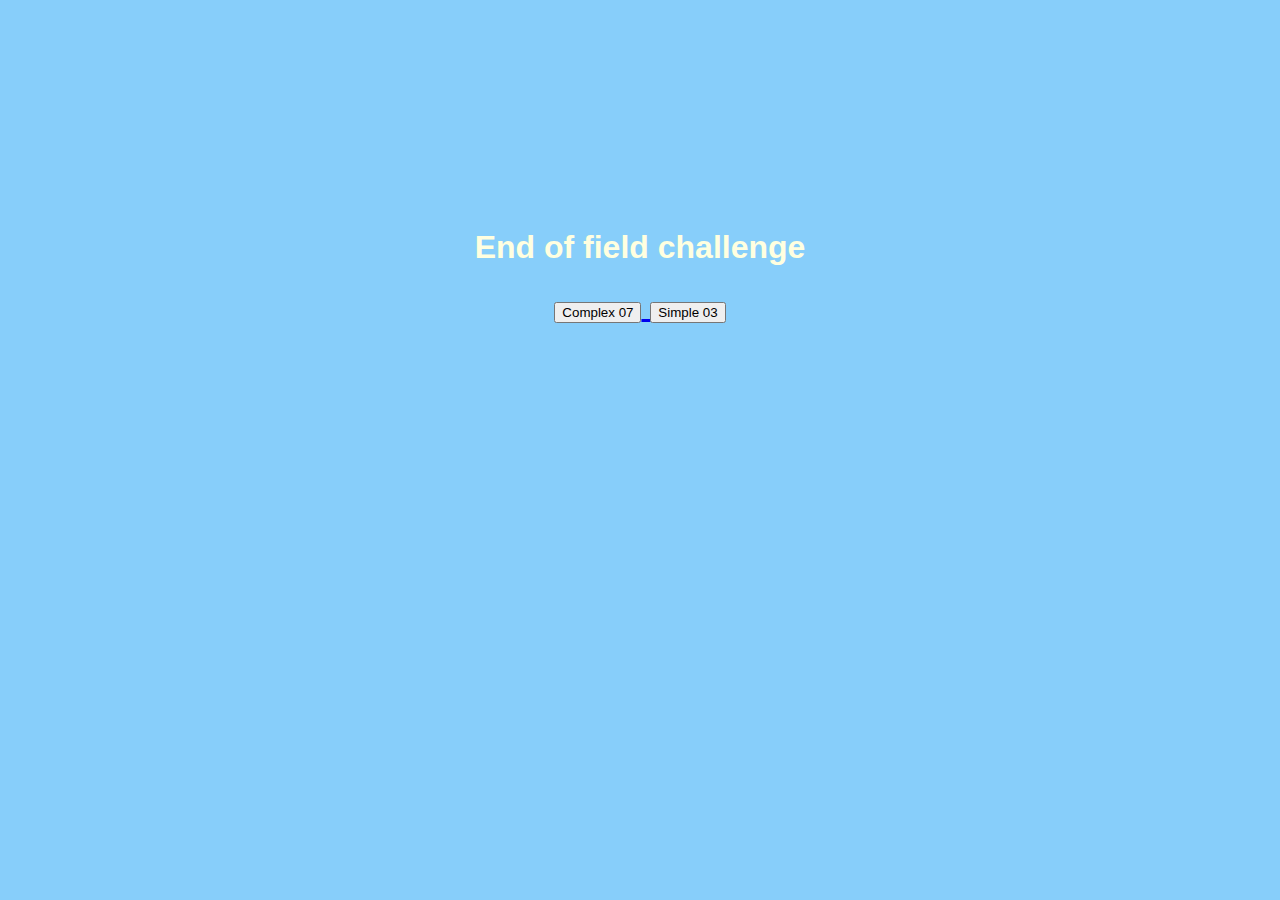
<file: index.html>
<!DOCTYPE html>
<html lang="en">
<head>
    <meta charset="UTF-8">
    <meta name="viewport" content="width=device-width, initial-scale=1.0" />
    <title>End of field challenge</title>
  <link rel="stylesheet" href="style.css">
</head>
<body>
    <body>
        <h1> End of field challenge <h1>
            <a href="complex07.html">
                <button>Complex 07</button>
            <a href="Simple03.html">
                <button>Simple 03</button> 
      </body>  
</body>
</file>
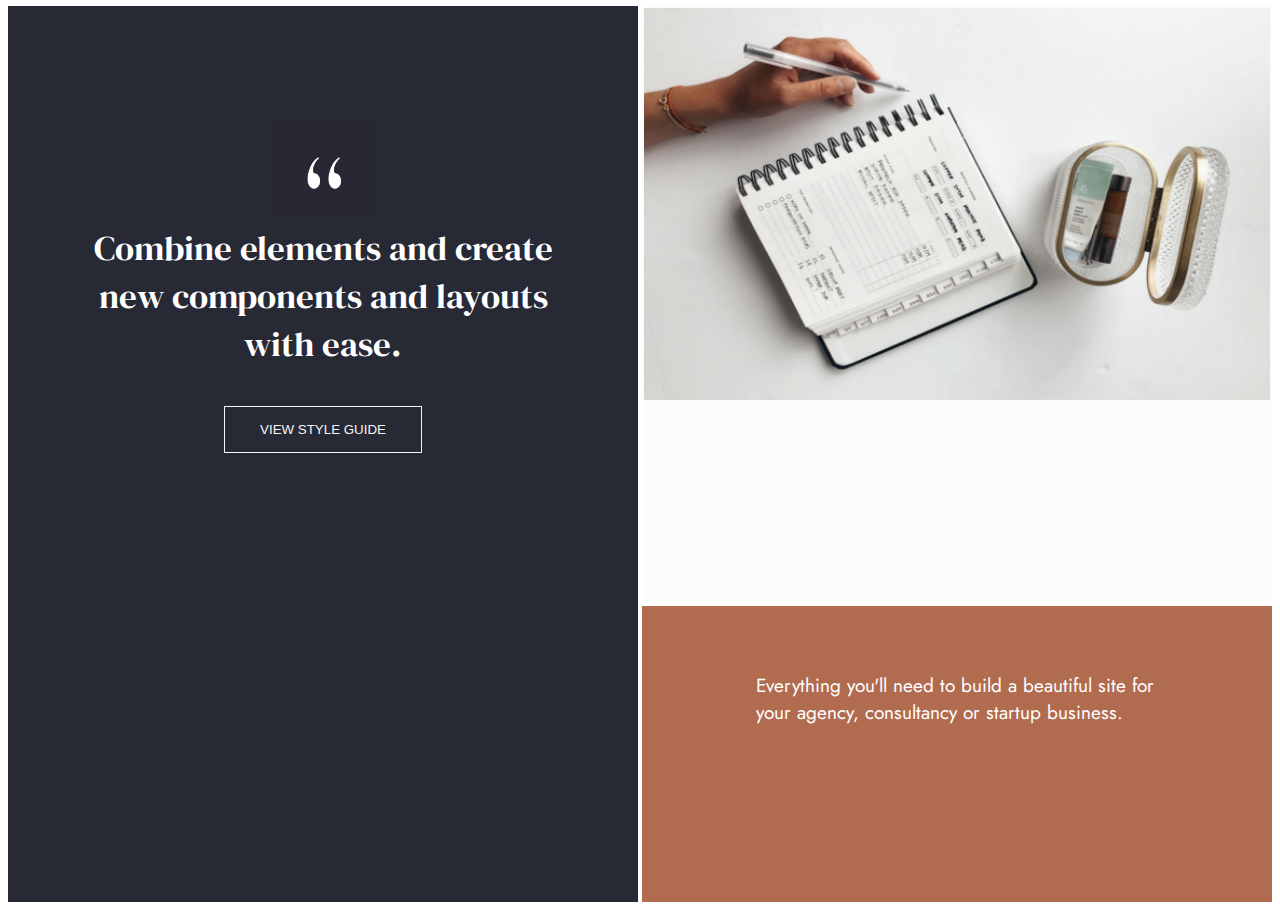
<file: complex07.html>
<!DOCTYPE html>
<html lang="en">
  <head>
    <meta charset="UTF-8" />
    <meta name="viewport" content="width=device-width, initial-scale=1.0" />
    <title>Interface Complex 07</title>
    <link rel="stylesheet" href="complex07.css">
    <link rel="preconnect" href="https://fonts.gstatic.com">
    <link href="https://fonts.googleapis.com/css2?family=DM+Serif+Display&display=swap" rel="stylesheet">
    <link rel="preconnect" href="https://fonts.gstatic.com">
    <link href="https://fonts.googleapis.com/css2?family=Jost&display=swap" rel="stylesheet">
  </head>
  <body>
      <main>
        <div class="box1">
            <img src="quotationmarks.png" alt="quotation-marks" width="100" height="100">
            <p>Combine elements and create new components and layouts with ease.</p>
            <button class="button button1">VIEW STYLE GUIDE</button>
        </div>

        <div class="box2"> 
            <img src="complex.07.png" alt="complex07" width="700" height="392""/>
        </div>

        <div class="box3"> 
            <p class="text">Everything you'll need to build a beautiful site for your agency, consultancy or startup business.</p>
        </div>  
      </main>
  </body>
</html>
</file>
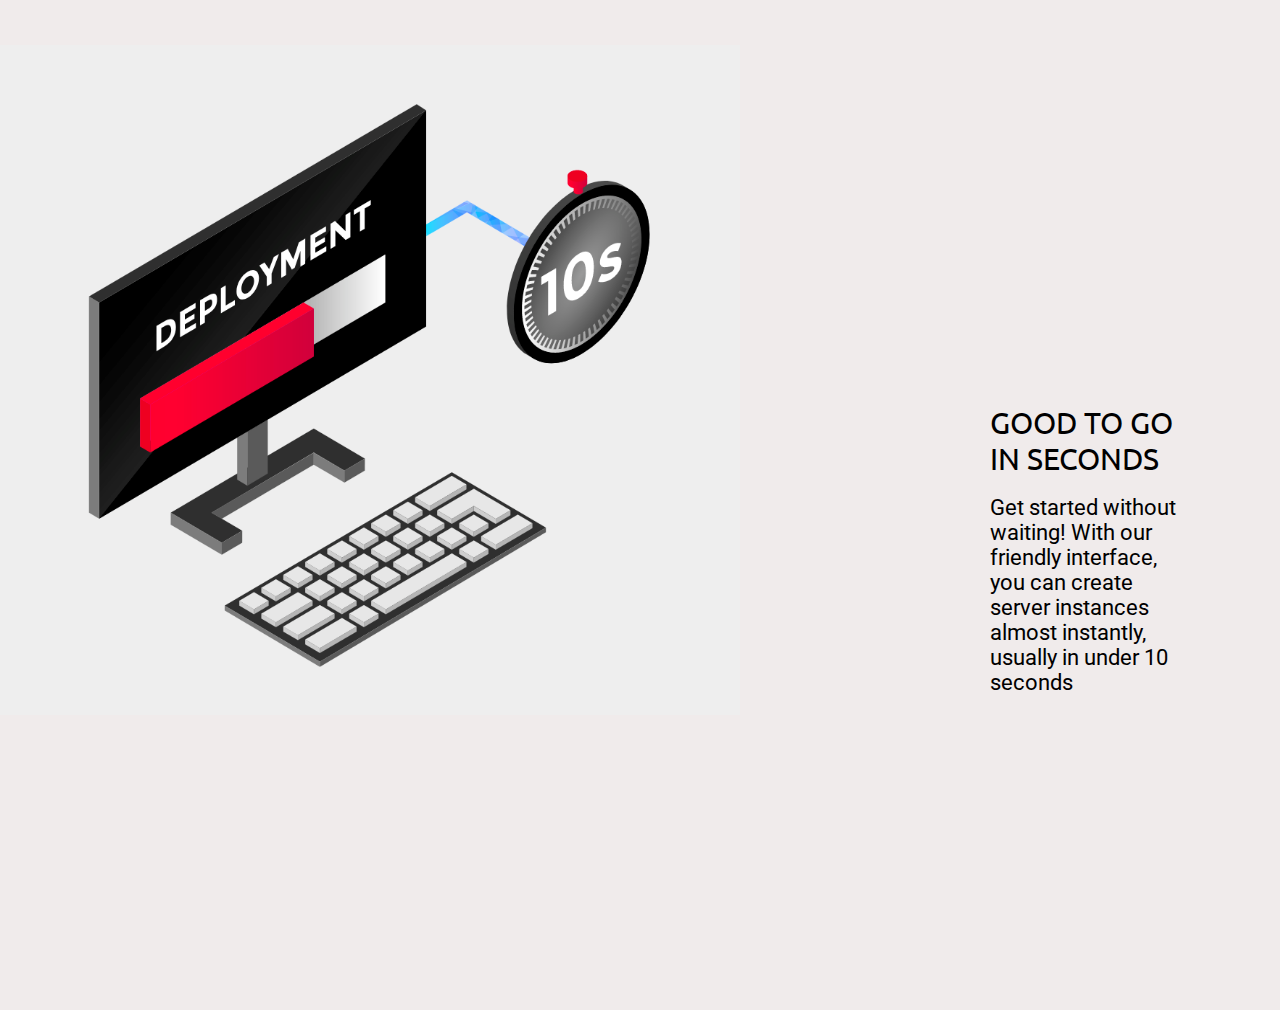
<file: Simple03.html>
<!DOCTYPE html>
<html lang="en">
  <head>
    <meta charset="UTF-8" />
    <meta name="viewport" content="width=device-width, initial-scale=1.0" />
    <title>Interface Simple 03</title>
    <link rel="stylesheet" href="Simple03.css">
    <link rel="preconnect" href="https://fonts.gstatic.com">
    <link href="https://fonts.googleapis.com/css2?family=Ubuntu:wght@500&display=swap" rel="stylesheet">
    <link rel="preconnect" href="https://fonts.gstatic.com">
    <link href="https://fonts.googleapis.com/css2?family=Roboto:wght@300&display=swap" rel="stylesheet">
  </head>
  <body>
    
    <div class="container">
        <div class="column-1">
          <img src="interface.03.png" alt="computer" width="740" height="670" style="float:left;"/>
        </div>  

        <div class="column-2">
          <p class="title">
            GOOD TO GO IN SECONDS
          </p>
          <br/>
          <p class="text">
              Get started without waiting! With our friendly interface, you can
              create server instances almost instantly, usually in under 10
              seconds
          </p>
        </div>

    </div>

  </body>
</html>
</file>
<file: style.css>
body {
    font-family: 'Franklin Gothic Medium', 'Arial Narrow', Arial, sans-serif;
    text-align: center;
    background-color: lightskyblue;
    color: lightyellow;
    padding-top: 200px;
    padding-bottom: 200px;
}
</file>
<file: complex07.css>
* {
    margin: 2px;
    padding: 0;
    box-sizing: border-box;
}



.box1 {
    background-color: rgb(39, 41, 53);
    grid-column: 1/3;
    grid-row: 1/4;
    display: flex;
    flex-direction: column;
    align-items: center;
    padding-top: 7rem;
    padding-bottom: 4rem;
    padding-left: 5rem;
    padding-right: 5rem;
    text-align: center;
}

p {
    font-family: 'DM Serif Display', serif;
    font-size: 35px;
    padding-bottom: 2rem;

}

.text {
    font-family: 'Jost', sans-serif;
    font-size: 19px;
}


.button1 {
    background-color: rgb(39, 41, 53);
    color: rgb(247, 244, 244);
    border: 1px solid rgb(247, 244, 244);
    padding: 15px 35px;
    display: inline;
    margin: 4px 2px;
    cursor: pointer;
  }

.box2 {
    background-color: rgb(252, 252, 252);
    grid-column: 3/5;
    grid-row: 1/3;
    display: flex;
    align-items: stretch;
    justify-items: stretch;
}

.box3 {
    background-color: rgb(177, 107, 79);
    grid-column: 3/5;
    grid-row: 3/4;
    padding-top: 4rem;
    padding-right: 5rem;
    padding-left: 7rem;
    padding-bottom: 0.5rem;
}

main {
    height: 100vh;
    display: grid;
    grid-template-columns: 1fr 1fr 1fr 1fr;
    grid-template-rows: 1fr 1fr 1fr;
    color: white;
}
</file>
<file: Simple03.css>
* {
    margin: 0;
    padding: 0;
    box-sizing: border-box;
    background-color: rgb(240, 235, 235);  
}

html {
    height: 100%;
}

body {
    height: 100%;       
}

.container {
    height: 100%;
    width: 100%;

}

.column-1 {
    padding-top: 5vh;
}

.column-2 {
    padding-top: 40vh;
    padding-bottom: 35vh;
    padding-left: 110vh;
    padding-right: 10vh;
}

.title {
    font-family: 'Ubuntu', sans-serif;
    font-size: 30px;
}


.text {
    font-family: 'Roboto', sans-serif;
    font-size: 22px;
}
</file>
